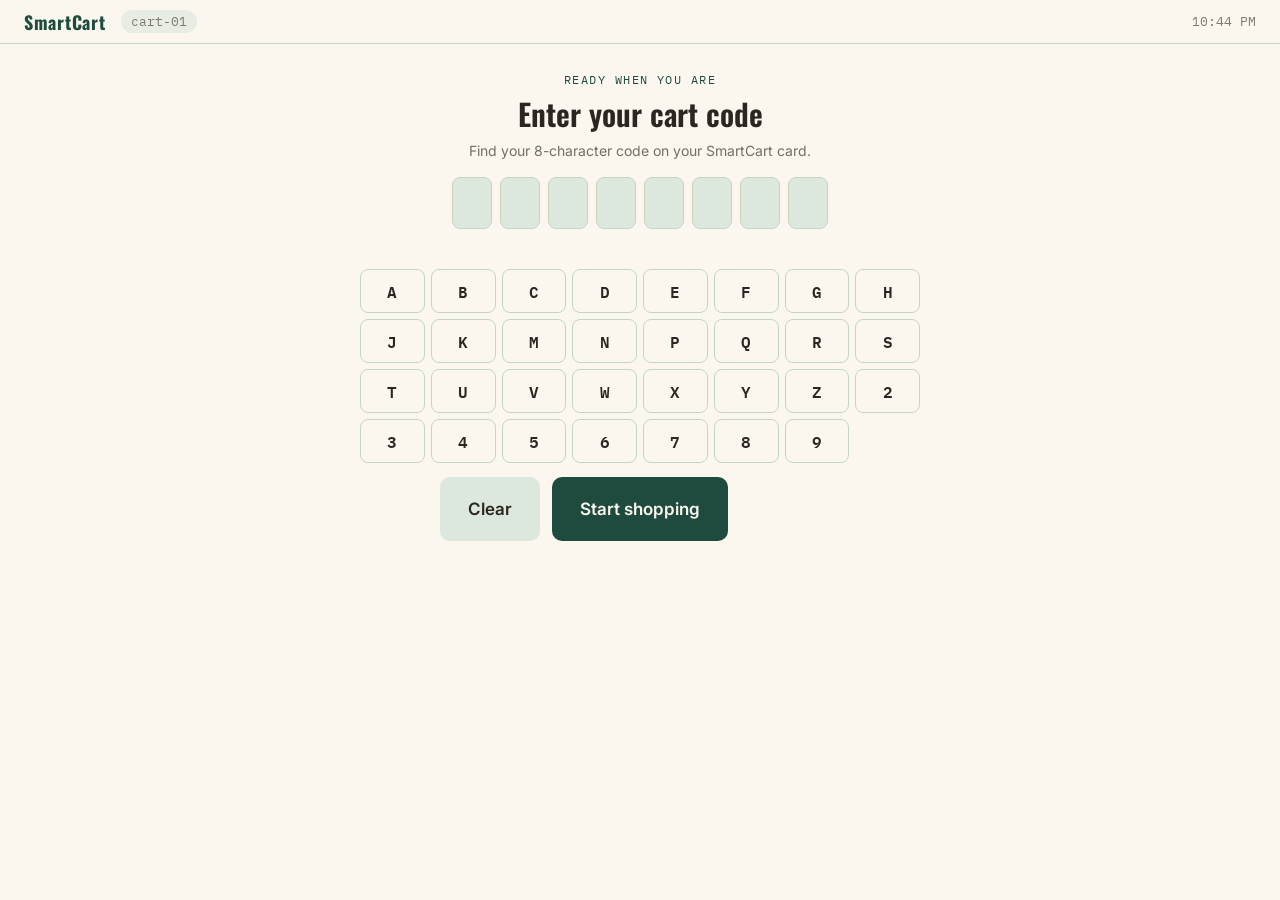
<file: kiosk-ui/index.html>
<!DOCTYPE html>
<html lang="en">
<head>
<meta charset="UTF-8">
<meta name="viewport" content="width=device-width, initial-scale=1.0, user-scalable=no">
<title>SmartCart</title>
<link rel="preconnect" href="https://fonts.googleapis.com">
<link rel="preconnect" href="https://fonts.gstatic.com" crossorigin>
<link href="https://fonts.googleapis.com/css2?family=Oswald:wght@500;600;700&family=Inter:wght@400;500;600;700&family=IBM+Plex+Mono:wght@400;500;600&display=swap" rel="stylesheet">
<link rel="stylesheet" href="styles.css">
</head>
<body>

  <div class="topbar">
    <span class="topbar-brand">SmartCart</span>
    <span class="topbar-cart" id="topbar-cart-id">cart-01</span>
    <span class="topbar-clock" id="topbar-clock">--:--</span>
  </div>

  <!-- ============ LOGIN SCREEN ============ -->
  <section id="screen-login" class="screen screen-active">
    <div class="login-panel">
      <p class="eyebrow">Ready when you are</p>
      <h1 class="headline">Enter your cart code</h1>
      <p class="subtext">Find your 8-character code on your SmartCart card.</p>

      <div class="code-display" id="code-display" aria-live="polite">
        <span class="code-slot"></span><span class="code-slot"></span><span class="code-slot"></span><span class="code-slot"></span><span class="code-slot"></span><span class="code-slot"></span><span class="code-slot"></span><span class="code-slot"></span>
      </div>

      <p class="login-error" id="login-error" role="alert"></p>

      <div class="keyboard" id="keyboard"></div>

      <div class="login-actions">
        <button class="btn btn-secondary" id="btn-clear">Clear</button>
        <button class="btn btn-primary" id="btn-enter">Start shopping</button>
      </div>
    </div>
  </section>

  <!-- ============ SHOPPING SCREEN ============ -->
  <section id="screen-shopping" class="screen">
    <div class="shopping-layout">

      <div class="receipt-pane">
        <div class="receipt-header">
          <span class="receipt-title">Your cart</span>
          <span class="receipt-meta" id="receipt-meta">started just now</span>
        </div>
        <div class="receipt-list" id="receipt-list">
          <p class="receipt-empty" id="receipt-empty">Your cart is empty. Add an item to see it here.</p>
        </div>
      </div>

      <div class="total-pane">
        <div class="price-tag" id="price-tag">
          <span class="price-tag-label">Total</span>
          <span class="price-tag-amount" id="price-tag-amount">₹0.00</span>
          <span class="price-tag-count" id="price-tag-count">0 items</span>
        </div>

        <button class="btn btn-primary btn-block" id="btn-checkout">Checkout</button>

        <div class="recs-panel" id="recs-panel" style="display:none;">
          <span class="recs-label" id="recs-label">You might also like</span>
          <div class="recs-list" id="recs-list"></div>
        </div>
      </div>

    </div>
  </section>

  <!-- ============ CHECKOUT / RECEIPT SCREEN ============ -->
  <section id="screen-checkout" class="screen">
    <div class="checkout-panel">
      <p class="eyebrow" id="checkout-eyebrow">All set</p>
      <h1 class="headline">Thanks for shopping with us</h1>

      <div class="receipt-pane receipt-pane-final">
        <div class="receipt-list" id="final-receipt-list"></div>
        <div class="receipt-total-row">
          <span>Total</span>
          <span id="final-receipt-total">₹0.00</span>
        </div>
      </div>

      <button class="btn btn-primary btn-block" id="btn-new-shopper">Start next trip</button>
    </div>
  </section>

  <script src="config.js"></script>
  <script src="app.js"></script>
</body>
</html>
</file>
<file: kiosk-ui/styles.css>
/* ==========================================================================
   SmartCart Kiosk UI — design tokens
   --------------------------------------------------------------------------
   Subject: an in-cart touchscreen glanced at while pushing a cart down an
   aisle, sized for a 7" panel (~1024x600 landscape). The design leans into
   the physical objects a shopping trip already involves — a paper receipt,
   a printed price tag — rather than a generic dashboard/SaaS look.

   Palette:
     --ink        #2B2620  primary text, near-black warm charcoal
     --paper      #FBF7EE  background, warm receipt-paper cream
     --evergreen  #1F4B3F  brand / primary actions, fresh-produce green
     --amber      #E8A33D  price emphasis (the total)
     --tomato     #C1432A  destructive / alert actions
     --sage       #DCE8DD  secondary surfaces / cards

   Type:
     Oswald       — condensed, bold, aisle-signage headlines & the big total
     Inter        — UI labels, buttons, body copy
     IBM Plex Mono — the itemized receipt list, evoking receipt-printer text
   ========================================================================== */

:root {
  --ink: #2B2620;
  --paper: #FBF7EE;
  --evergreen: #1F4B3F;
  --evergreen-dark: #163A30;
  --amber: #E8A33D;
  --tomato: #C1432A;
  --sage: #DCE8DD;
  --sage-line: #C3D6C6;

  --font-display: 'Oswald', sans-serif;
  --font-body: 'Inter', sans-serif;
  --font-mono: 'IBM Plex Mono', monospace;

  --radius: 14px;
  --touch-min: 64px;
}

* { box-sizing: border-box; }

html, body {
  margin: 0;
  padding: 0;
  width: 100%;
  height: 100%;
  overflow: hidden; /* kiosk: no accidental scroll-bounce on a touch panel */
  background: var(--paper);
  color: var(--ink);
  font-family: var(--font-body);
  -webkit-user-select: none;
  user-select: none;
}

button {
  font-family: var(--font-body);
  cursor: pointer;
  border: none;
  -webkit-tap-highlight-color: transparent;
}

/* ---------- Top bar ---------- */

.topbar {
  display: flex;
  align-items: center;
  gap: 16px;
  padding: 10px 24px;
  border-bottom: 1px solid var(--sage-line);
  height: 44px;
}

.topbar-brand {
  font-family: var(--font-display);
  font-weight: 700;
  letter-spacing: 0.04em;
  font-size: 18px;
  color: var(--evergreen);
}

.topbar-cart {
  font-family: var(--font-mono);
  font-size: 13px;
  color: var(--ink);
  opacity: 0.6;
  background: var(--sage);
  padding: 3px 10px;
  border-radius: 20px;
}

.topbar-clock {
  margin-left: auto;
  font-family: var(--font-mono);
  font-size: 13px;
  opacity: 0.6;
}

/* ---------- Screens ---------- */

.screen {
  display: none;
  height: calc(100% - 44px);
  width: 100%;
  animation: fade-in 220ms ease-out;
}

.screen-active { display: block; }

@keyframes fade-in {
  from { opacity: 0; transform: translateY(6px); }
  to { opacity: 1; transform: translateY(0); }
}

/* ---------- Buttons ---------- */

.btn {
  min-height: var(--touch-min);
  padding: 0 28px;
  border-radius: 10px;
  font-size: 17px;
  font-weight: 600;
  transition: transform 80ms ease-out, filter 120ms ease-out;
}
.btn:active { transform: scale(0.97); }

.btn-primary {
  background: var(--evergreen);
  color: var(--paper);
}
.btn-primary:active { background: var(--evergreen-dark); }

.btn-secondary {
  background: var(--sage);
  color: var(--ink);
}

.btn-ghost {
  background: transparent;
  color: var(--tomato);
  border: 1.5px solid var(--tomato);
}

.btn-block { width: 100%; }

/* ==========================================================================
   LOGIN SCREEN
   ========================================================================== */

.login-panel {
  max-width: 620px;
  margin: 0 auto;
  padding: 28px 24px 20px;
  display: flex;
  flex-direction: column;
  align-items: center;
  text-align: center;
  height: 100%;
}

.eyebrow {
  font-family: var(--font-mono);
  text-transform: uppercase;
  letter-spacing: 0.12em;
  font-size: 12px;
  color: var(--evergreen);
  margin: 0 0 4px;
}

.headline {
  font-family: var(--font-display);
  font-size: 30px;
  font-weight: 600;
  margin: 0 0 6px;
  color: var(--ink);
}

.subtext {
  font-size: 14px;
  color: var(--ink);
  opacity: 0.65;
  margin: 0 0 18px;
}

.code-display {
  display: flex;
  gap: 8px;
  margin-bottom: 8px;
}

.code-slot {
  width: 40px;
  height: 52px;
  border-radius: 8px;
  background: var(--sage);
  border: 1.5px solid var(--sage-line);
  display: flex;
  align-items: center;
  justify-content: center;
  font-family: var(--font-mono);
  font-size: 22px;
  font-weight: 600;
  color: var(--ink);
}
.code-slot.filled {
  background: var(--paper);
  border-color: var(--evergreen);
}

.login-error {
  min-height: 20px;
  color: var(--tomato);
  font-size: 13px;
  font-weight: 600;
  margin: 4px 0 8px;
}

.keyboard {
  display: grid;
  grid-template-columns: repeat(8, 1fr);
  gap: 6px;
  width: 100%;
  max-width: 560px;
  margin-bottom: 14px;
}

.key {
  min-height: 44px;
  border-radius: 8px;
  background: var(--paper);
  border: 1.5px solid var(--sage-line);
  font-family: var(--font-mono);
  font-size: 16px;
  font-weight: 600;
  color: var(--ink);
}
.key:active { background: var(--sage); }

.login-actions {
  display: flex;
  gap: 12px;
  width: 100%;
  max-width: 400px;
}

/* ==========================================================================
   SHOPPING SCREEN
   ========================================================================== */

.shopping-layout {
  display: flex;
  height: 100%;
}

.receipt-pane {
  flex: 1 1 60%;
  padding: 18px 20px;
  overflow-y: auto;
  border-right: 1px dashed var(--sage-line);
}

.receipt-header {
  display: flex;
  justify-content: space-between;
  align-items: baseline;
  margin-bottom: 10px;
}

.receipt-title {
  font-family: var(--font-display);
  font-size: 20px;
  font-weight: 600;
}

.receipt-meta {
  font-family: var(--font-mono);
  font-size: 12px;
  opacity: 0.55;
}

.receipt-empty {
  font-size: 14px;
  opacity: 0.5;
  text-align: center;
  margin-top: 40px;
}

.receipt-list { font-family: var(--font-mono); font-size: 14px; }

.receipt-row {
  display: flex;
  align-items: baseline;
  padding: 8px 0;
  border-bottom: 1px dotted var(--sage-line);
}

.receipt-row-name { white-space: nowrap; overflow: hidden; text-overflow: ellipsis; }
.receipt-row-qty { opacity: 0.55; margin-left: 6px; white-space: nowrap; }
.receipt-row-fill {
  flex: 1;
  border-bottom: 1px dotted var(--sage-line);
  margin: 0 6px 4px;
}
.receipt-row-price { white-space: nowrap; font-weight: 600; }
.receipt-row-pending {
  color: var(--amber);
  font-size: 11px;
  display: block;
  margin-top: -2px;
}

/* ---------- Signature element: the price-tag total ---------- */

.total-pane {
  flex: 0 0 40%;
  padding: 24px 22px;
  display: flex;
  flex-direction: column;
  gap: 12px;
}

.price-tag {
  background: var(--evergreen);
  color: var(--paper);
  border-radius: var(--radius);
  padding: 22px 20px 18px;
  position: relative;
  border: 2px dashed rgba(251, 247, 238, 0.35);
  margin-bottom: 6px;
}
.price-tag::before {
  /* the punched "hole" of a price tag */
  content: "";
  position: absolute;
  top: -9px;
  left: 50%;
  transform: translateX(-50%);
  width: 18px;
  height: 18px;
  border-radius: 50%;
  background: var(--paper);
  border: 2px dashed var(--sage-line);
}

.price-tag-label {
  display: block;
  font-family: var(--font-mono);
  text-transform: uppercase;
  letter-spacing: 0.1em;
  font-size: 11px;
  opacity: 0.75;
}

.price-tag-amount {
  display: block;
  font-family: var(--font-display);
  font-size: 42px;
  font-weight: 700;
  letter-spacing: 0.01em;
  margin: 4px 0 2px;
  transition: transform 160ms ease-out;
}
.price-tag-amount.bump { transform: scale(1.06); color: var(--amber); }

.price-tag-count {
  display: block;
  font-family: var(--font-mono);
  font-size: 12px;
  opacity: 0.75;
}

/* ---------- Recommendations panel (informational only -- no add-to-cart
   action, since items are only ever added via the camera/load cell, not
   a touchscreen tap; see app.js and kiosk-ui/README.md) ---------- */

.recs-panel {
  margin-top: 14px;
  padding-top: 14px;
  border-top: 1px dashed var(--sage-line);
}

.recs-label {
  display: block;
  font-family: var(--font-mono);
  text-transform: uppercase;
  letter-spacing: 0.08em;
  font-size: 11px;
  opacity: 0.55;
  margin-bottom: 8px;
}

.recs-list { display: flex; flex-direction: column; }

.recs-item {
  display: flex;
  justify-content: space-between;
  align-items: baseline;
  font-size: 13px;
  padding: 6px 0;
}

.recs-item-name { opacity: 0.85; }
.recs-item-price { font-family: var(--font-mono); opacity: 0.6; }

/* ==========================================================================
   CHECKOUT SCREEN
   ========================================================================== */

.checkout-panel {
  max-width: 620px;
  margin: 0 auto;
  padding: 24px 24px 20px;
  height: 100%;
  display: flex;
  flex-direction: column;
  align-items: center;
  text-align: center;
}

.receipt-pane-final {
  width: 100%;
  max-width: 460px;
  border-right: none;
  border: 1px dashed var(--sage-line);
  border-radius: var(--radius);
  margin: 12px 0;
  max-height: 260px;
}

.receipt-total-row {
  display: flex;
  justify-content: space-between;
  font-family: var(--font-display);
  font-size: 20px;
  font-weight: 600;
  padding: 10px 4px 4px;
  border-top: 1.5px solid var(--ink);
  margin-top: 6px;
}

/* Respect reduced-motion preferences */
@media (prefers-reduced-motion: reduce) {
  .screen, .price-tag-amount { animation: none; transition: none; }
}
</file>
